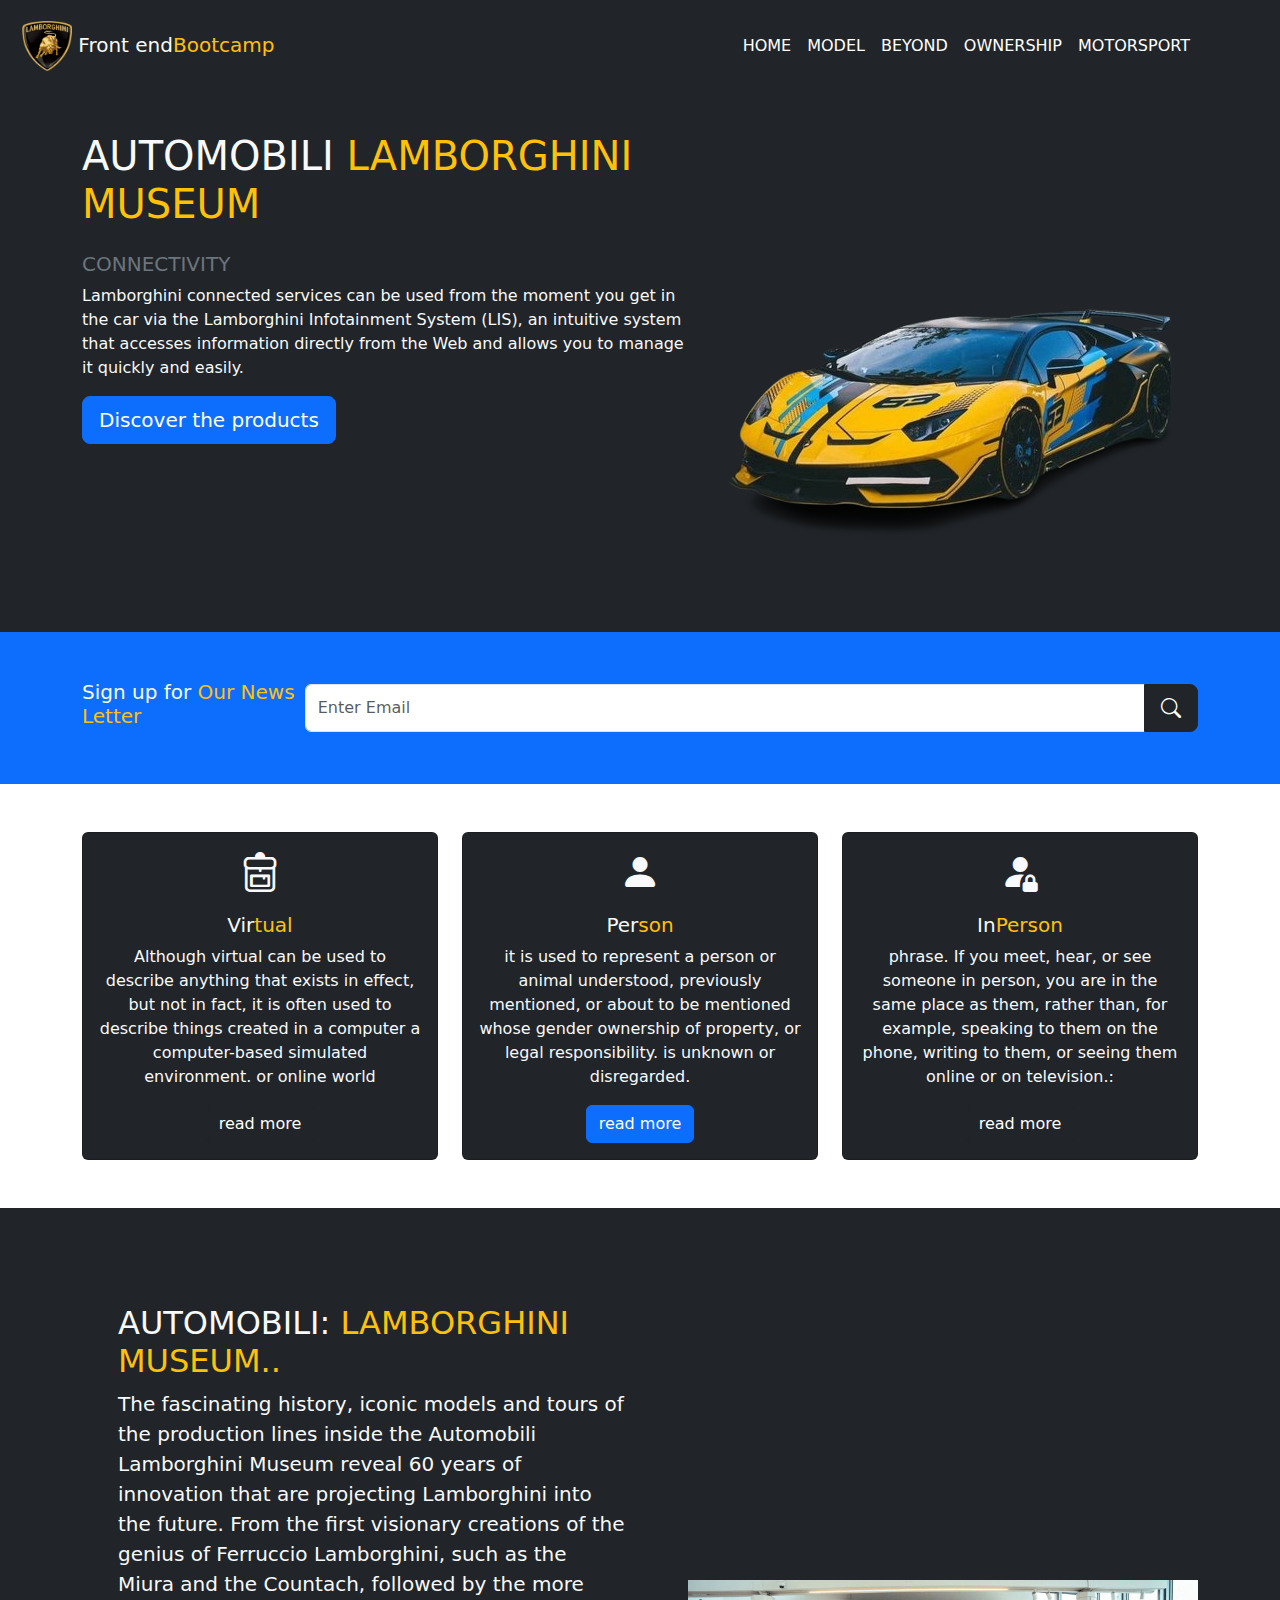
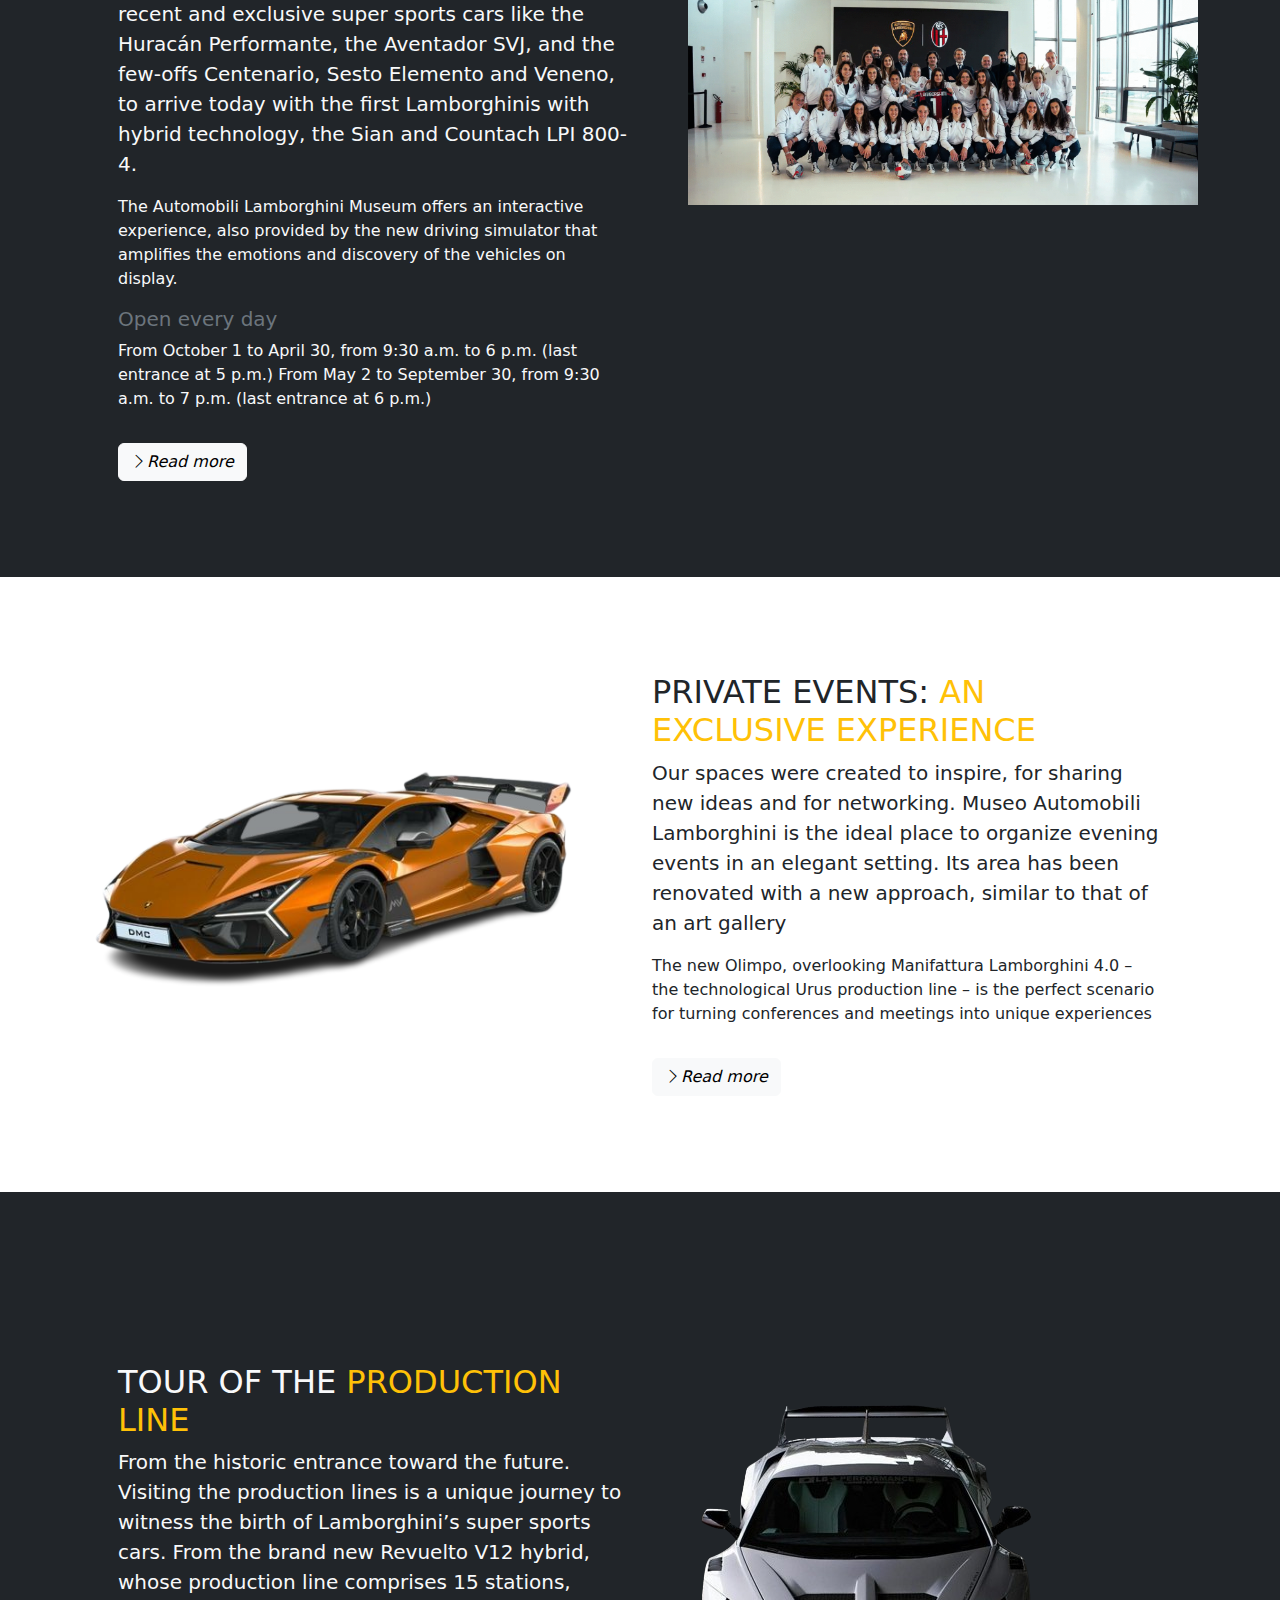
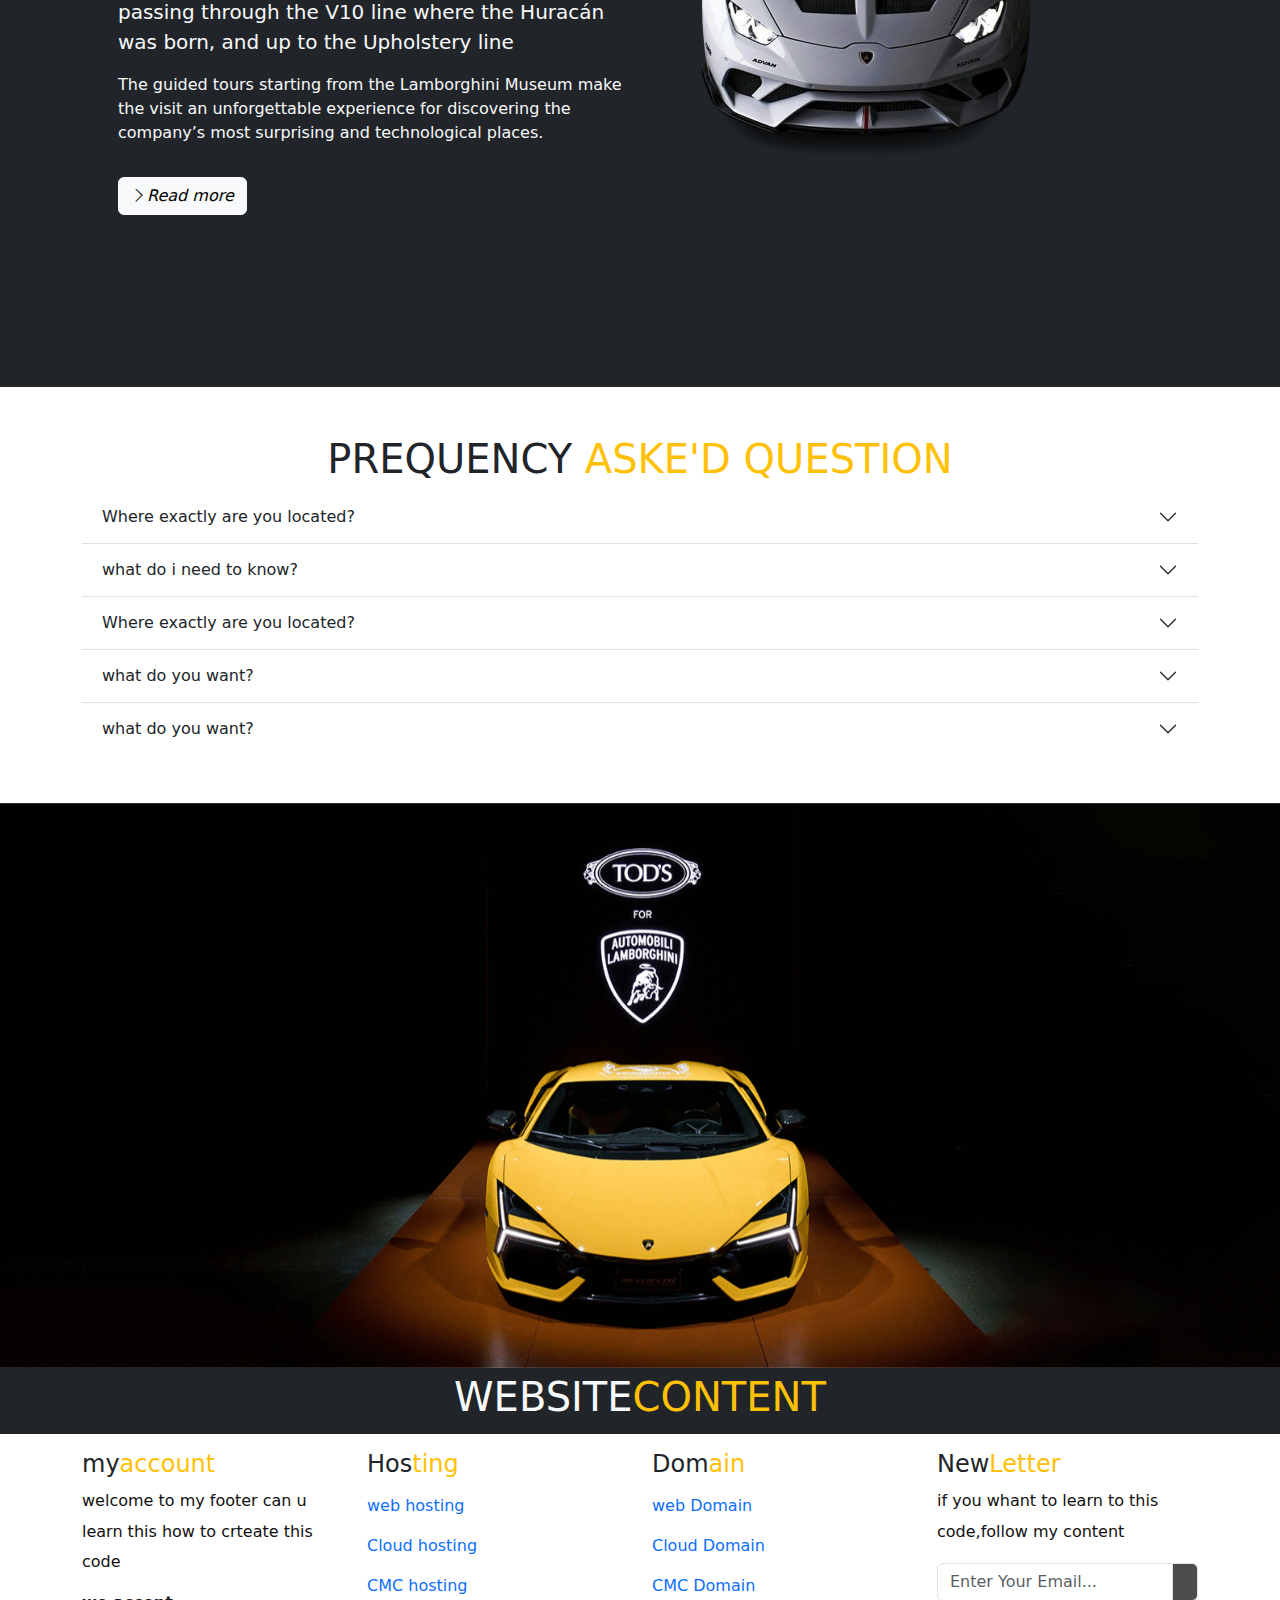
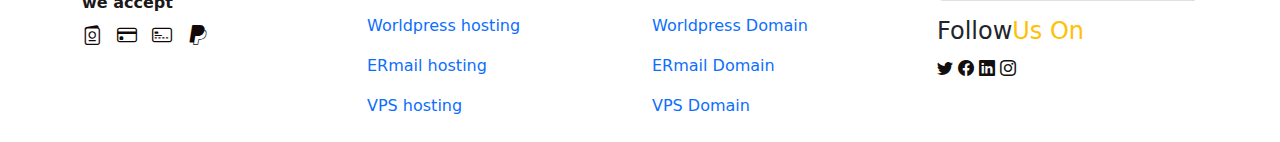
<file: index.html>
<!DOCTYPE html>
<html lang="en">
<head>
    <meta charset="UTF-8">
    <meta name="viewport" content="width=device-width, initial-scale=1.0">
    <link href="https://cdn.jsdelivr.net/npm/bootstrap@5.3.3/dist/css/bootstrap.min.css" 
    rel="stylesheet" integrity="sha384-QWTKZyjpPEjISv5WaRU9OFeRpok6YctnYmDr5pNlyT2bRjXh0JMhjY6hW+ALEwIH" crossorigin="anonymous">
    <link rel="stylesheet" href="https://cdn.jsdelivr.net/npm/bootstrap-icons@1.11.3/font/bootstrap-icons.min.css">
    <link href="bootcamp.css"rel="stylesheet">
    <link href="#"rel="stylesheet">
    <title>Frontend bootcamp</title>
    
</head>
<body>

    <!-- navbar -->

    <nav class="navbar navbar-expand-lg bg-dark navbar-dark fixed-top p-3">
        <div class="container">
            <a href="#" class="navbar-brand text-white">
                <img src="logo-removebg-preview.png" alt="" style="width:50px; height:50px; margin-left:-60px;">
                <span class="text-light">Front end</span><span class="text-warning">Bootcamp</span></a>
            <button class="navbar-toggler" type="button" data-bs-toggle="collapse" data-bs-target="#navmenu">
                <span class="navbar-toggler-icon"></span>
            </button>

            <div class="collapse navbar-collapse" id="navmenu"> 
                <ul class="navbar-nav ms-auto"> 
                    <li class="nav-item">
                        <a href="#learn" class="nav-link text-white">HOME</a>
                    </li>
                    <li class="nav-item">
                        <a href="bootstrapContacts-Owner.html" class="nav-link text-white">MODEL</a>
                    </li>
                    <li class="nav-item">
                        <a href="bootstrapBeyound-2.html" class="nav-link text-white">BEYOND</a>
                    </li>
                    <li class="nav-item">
                        <a href="bootstrap.html" class="nav-link text-white">OWNERSHIP</a>
                    </li>
                    <li class="nav-item">
                        <a href="bootstrapMotorsports.html" class="nav-link text-white">MOTORSPORT</a>
                    </li>
                </ul>
            </div>
        </div>
    </nav>

     <!-- Showcase -->
    <section class="bg-dark text-light p-1 p-lg-0 pt-lg-5 text-center text-sm-start ">
        <div class="container">
            <div class="d-sm-flex mt-4">
                <div>
                    <h1>AUTOMOBILI  <span class="text-warning">LAMBORGHINI MUSEUM</span></h1>
                    <p class="lead my-4">
                        <h5 class="text-secondary"> CONNECTIVITY</h5>
                        Lamborghini connected services can be used from the moment
                         you get in the car via the Lamborghini Infotainment System (LIS),
                         an intuitive system that accesses information directly from the Web 
                         and allows you to manage it quickly and easily.</p>
                    <button class="btn btn-primary btn-lg" data-bs-toggle="modal"
                    data-bs-target="#enroll">Discover the products</button>
                </div>
                <img class="img-fluid w-50 d-none d-sm-block" src="Main-removebg-preview.png" alt="">
            </div>
        </div>
    </section>

    <!-- Newsletter -->

    <section class="bg-primary text-light p-5">
        <div class="container">
            <div class="d-md-flex justify-content-between align-items-center">
                <h5>Sign up for  <span class="text-warning">Our News Letter</span></h5>
                
                <div class="input-group news-input">
                    <input 
                    type="text"
                    class="form-control"
                    placeholder="Enter Email"/>

                    <button 
                    class="btn btn-dark btn-lg" 
                    type="button"><i class="bi bi-search"></i></button>
                </div>
            </div>
        </div>
    </section>

    <!-- Boxes -->

    <section class="p-5">
        <div class="container">
            <div class="row text-center g-4">
                <div class="col-md">
                    <div class="card bg-dark text-light">
                        <div class="card-body text-center">
                            <div class="h1 mb-3">
                                <i class="bi bi-backpack4"></i>
                           </div>
                           <h5>Vir<span class="text-warning">tual</span></h5>
                           <p class="card-text">
                            Although virtual can be used to describe anything that exists in effect,
                             but not in fact, it is often used to describe things created in a computer
                             a computer-based simulated environment.
                              or online world
                           </p>
                           <a href="#" class="btn btn-dark">read more</a>
                        </div>
                    </div>
                </div>
                <div class="col-md"><div class="col-md">
                    <div class="card bg-dark text-light">
                        <div class="card-body text-center">
                            <div class="h1 mb-3">
                                <i class="bi bi-person-fill"></i>
                           </div>
                           <h5>Per<span class="text-warning">son</span></h5>
                           <p class="card-text">
                            it is used to represent a person or animal understood, 
                            previously mentioned, or about to be mentioned whose gender 
                            ownership of property, or legal responsibility.
                            is unknown or disregarded.
                           </p>
                           <a href="#" class="btn btn-primary">read more</a>
                        </div>
                    </div>
                </div>
            </div>
                <div class="col-md"><div class="col-md">
                    <div class="card bg-dark text-light">
                        <div class="card-body text-center">
                            <div class="h1 mb-3">
                                <i class="bi bi-person-fill-lock"></i>
                           </div>
                           <h5>In<span class="text-warning">Person</span></h5>
                           <p class="card-text">
                            phrase. If you meet, hear, or see someone in person,
                             you are in the same place as them, rather than, for example,
                              speaking to them on the phone, writing to them, or seeing them
                               online or on television.:
                           </p>
                           <a href="#" class="btn btn-dark">read more</a>
                        </div>
                    </div>
                </div>
            </div>
            </div>
        </div>
    </section>

    <!-- learn section -->

    <section id="learn" class="p-5 bg-dark text-light">
        <div class="container">
            <div class="row align-items-center justify-content-between">
                <div class="col-md p-5">
                    <h2>AUTOMOBILI:  <span class="text-warning">LAMBORGHINI MUSEUM..</span></h2>
                    <p class="lead">
                        The fascinating history, iconic models and tours of the production lines inside the Automobili 
                        Lamborghini Museum reveal 60 years of innovation that are projecting Lamborghini into the future.
                        From the first visionary creations of the genius of Ferruccio Lamborghini, such as the Miura and 
                        the Countach, followed by the more recent and exclusive super sports cars like the Huracán Performante,
                         the Aventador SVJ, and the few-offs Centenario, Sesto Elemento and Veneno, to arrive today with the first
                         Lamborghinis with hybrid technology, the Sian and Countach LPI 800-4.
                    </p>
                    <p>
                        The Automobili Lamborghini Museum offers an interactive experience, also provided by the new driving simulator 
                        that amplifies the emotions and discovery of the vehicles on display.
                        <h5 class="text-secondary"> Open every day</h5>
                       
                        From October 1 to April 30, from 9:30 a.m. to 6 p.m. (last entrance at 5 p.m.)
                        From May 2 to September 30, from 9:30 a.m. to 7 p.m. (last entrance at 6 p.m.)


                    </p>
                    <a href="#" class="btn btn-light mt-3">
                        <i class="bi bi-chevron-right">Read more</i>
                    </a>
                </div>
                <div class="col-md">
                    <img src="received.gif" class="img-fluid" alt="">
                </div>
            </div>
        </div>
    </section>
    
    <section id="learn" class="p-5">
        <div class="container">
            <div class="row align-items-center justify-content-between">
                <div class="col-md">
                    <img src="Car-removebg-preview.png" class="img-fluid" alt="">
                </div>
                <div class="col-md p-5">
                    <h2>PRIVATE EVENTS:  <span class="text-warning">AN EXCLUSIVE EXPERIENCE</span></h2>
                    <p class="lead">
                        Our spaces were created to inspire, for sharing new ideas and for networking.
                        Museo Automobili Lamborghini is the ideal place to organize evening events in
                         an elegant setting. Its area has been renovated with a new approach, similar to that of an art gallery
                    </p>
                    <p>
                        The new Olimpo, overlooking Manifattura Lamborghini 4.0 – the technological Urus production line 
                        – is the perfect scenario for turning conferences and meetings into unique experiences
                    </p>
                    <a href="#" class="btn btn-light mt-3">
                        <i class="bi bi-chevron-right">Read more</i>
                    </a>
                </div>
            </div>
        </div>
    </section>

    <section id="learn" class="p-5 bg-dark text-light">
        <div class="container">
            <div class="row align-items-center justify-content-between">
                <div class="col-md p-5">
                    <h2>TOUR OF THE <span class="text-warning">PRODUCTION LINE</span></h2>
                    <p class="lead">
                        From the historic entrance toward the future. Visiting the production 
                        lines is a unique journey to witness the birth of Lamborghini’s super sports cars.
                        From the brand new Revuelto V12 hybrid, whose production line comprises 15 stations, 
                        passing through the V10 line where the Huracán was born, and up to the Upholstery line
                    </p>
                    <p>
                        The guided tours starting from the Lamborghini Museum make the visit an unforgettable 
                        experience for discovering the company’s most surprising and technological places.
                    </p>
                    <a href="#" class="btn btn-light mt-3">
                        <i class="bi bi-chevron-right">Read more</i>
                    </a>
                </div>
                <div class="col-md">
                    <img src="Sportcars2.png" class="img-fluid" alt="">
                </div>
            </div>
        </div>
    </section>

    <!-- question accodion-->

    <section id="questions" class="p-5 text-center">
        <div class=" container">
            <h1>PREQUENCY  <span class="text-warning">ASKE'D QUESTION</span></h1>

            <div class="accordion accordion-flush" id="Questions">
                <div class="accordion-item">
                  <h2 class="accordion-header">
                    <button 
                    class="accordion-button collapsed" 
                    type="button"
                     data-bs-toggle="collapse" 
                     data-bs-target="#question-one">
                      Where exactly are you located?
                    </button>
                  </h2>
                  <div 
                  id="question-one" 
                  class="accordion-collapse collapse"
                  data-bs-parent="#accordionFlushExample">

                    <div class="accordion-body">
                        Placeholder content for this accordion, which is intended to demonstrate the
                         <code>.accordion-flush</code> class. This is the first item's accordion body.</div>
                  </div>
                </div>
                <div class="accordion-item">
                    <h2 class="accordion-header">
                      <button 
                      class="accordion-button collapsed" 
                      type="button"
                       data-bs-toggle="collapse" 
                       data-bs-target="#question-two">
                        what do i need to know?
                      </button>
                    </h2>
                    <div 
                    id="question-two" 
                    class="accordion-collapse collapse"
                    data-bs-parent="#accordionFlushExample">
  
                      <div class="accordion-body">
                          Placeholder content for this accordion, which is intended to demonstrate the
                           <code>.accordion-flush</code> class. This is the first item's accordion body.</div>
                    </div>
                  </div>
                <div class="accordion-item">
                    <h2 class="accordion-header">
                      <button 
                      class="accordion-button collapsed" 
                      type="button"
                       data-bs-toggle="collapse" 
                       data-bs-target="#question-tree">
                        Where exactly are you located?
                      </button>
                    </h2>
                    <div 
                    id="question-tree" 
                    class="accordion-collapse collapse"
                    data-bs-parent="#accordionFlushExample">
  
                      <div class="accordion-body">
                          Placeholder content for this accordion, which is intended to demonstrate the
                           <code>.accordion-flush</code> class. This is the first item's accordion body.</div>
                    </div>
                  </div>
                <div class="accordion-item">
                    <h2 class="accordion-header">
                      <button 
                      class="accordion-button collapsed" 
                      type="button"
                       data-bs-toggle="collapse" 
                       data-bs-target="#question-four">
                        what do you want?
                      </button>
                    </h2>
                    <div 
                    id="question-four" 
                    class="accordion-collapse collapse"
                    data-bs-parent="#accordionFlushExample">
  
                      <div class="accordion-body">
                          Placeholder content for this accordion, which is intended to demonstrate the
                           <code>.accordion-flush</code> class. This is the first item's accordion body.
                        </div>
                    </div>
                  </div>
                  <div class="accordion-item">
                    <h2 class="accordion-header">
                      <button 
                      class="accordion-button collapsed" 
                      type="button"
                       data-bs-toggle="collapse" 
                       data-bs-target="#question-five">
                        what do you want?
                      </button>
                    </h2>
                    <div 
                    id="question-five" 
                    class="accordion-collapse collapse"
                    data-bs-parent="#accordionFlushExample">
                      <div class="accordion-body">
                          Placeholder content for this accordion, which is intended to demonstrate the
                           <code>.accordion-flush</code> class. This is the first item's accordion body.
                        </div>
                    </div>
                  </div>

              </div>
        </div>
    </section>

    

        <!-- modal -->
    <div class="modal fade" id="enroll"
     tabindex="-1" 
     aria-labelledby="enrollLabel"
      aria-hidden="true">
        <div class="modal-dialog">
          <div class="modal-content">
            <div class="modal-header">
              <h5 class="modal-title" id="exampleModalLabel">Modal title</h5>
              <button type="button" class="btn-close" data-bs-dismiss="modal" aria-label="Close"></button>
            </div>
            <div class="modal-body">
            <p class="lead">fill out this form and will get back to you</p>
            <form>
                <div class="md-3">
                    <label for="first-name" class="col-form-label">
                        First Name:
                    </label>
                    <input type="text" class="form-control" id="first-name">
                </div>

                <div class="md-3">
                    <label for="last-name" class="col-form-label">
                        Last Name:
                    </label>
                    <input type="text" class="form-control" id="last-name">
                </div>

                <div class="md-3">
                    <label for="email" class="col-form-label">
                        Email:
                    </label>
                    <input type="email" class="form-control" id="email">
                </div>
                <div class="md-3">
                    <label for="phone" class="col-form-label">
                        phone:
                    </label>
                    <input type="tel" class="form-control" id="phone">
                </div>
            </form>

            </div>
            <div class="modal-footer">
              <button type="button" 
              class="btn btn-secondary"
               data-bs-dismiss="modal">Close</button>
              <button type="button" class="btn btn-primary">Submit</button>
            </div>
          </div>
        </div>
      </div>

      <!-- corousel -->

      <div id="carouselExampleSlidesOnly" class="carousel slide" data-bs-ride="carousel">
        <div class="carousel-inner">
          <div class="carousel-item active">
            <img src="Sportcars.gif" class="d-block w-100" alt="...">
          </div>
          <div class="carousel-item">
            <img src="Sportcars.gif" class="d-block w-100" alt="...">
          </div>
          <div class="carousel-item">
            <img src="Sportcars.gif" class="d-block w-100" alt="...">
          </div>
        </div>
      </div>


      <!-- FOOTER -->

      <div class="content bg-dark text-light p-lg-0 mb-3">
        <div class="container">
            <div class="single-content">
                <h1>WEBSITE<span class="text-warning">CONTENT</span></h1>
            </div>
        </div>
      </div>

      <footer>
        <div class="container">
            <div class="row">
                <div class="col-lg-3 col-sm-6">
                    <div class="single-box">
                        <h4>my<span class="text-warning">account</span></h4>
                        <p>welcome to my footer can u learn this how to crteate this code</p>
                        <h3>we accept</h3>
                        <div class="card-area">
                            <i class="bi bi-passport"></i>
                            <i class="bi bi-credit-card"></i>
                            <i class="bi bi-credit-card-2-front "></i>
                            <i class="bi bi-paypal"></i>
                        </div>
                    </div>
                </div>
                    <div class="col-lg-3 col-sm-6">
                        <div class="single-box">
                            <h4>Hos<span class="text-warning">ting</span></h4>
                            <ul>
                               <li><a href="#">web hosting</a></li>
                               <li><a href="#">Cloud hosting</a></li>
                               <li><a href="#">CMC hosting</a></li>
                               <li><a href="#">Worldpress hosting</a></li>
                               <li><a href="#">ERmail hosting</a></li>
                               <li><a href="#">VPS hosting</a></li>
                            </ul>
                        </div>
                    </div>

                    <div class="col-lg-3 col-sm-6">
                        <div class="single-box">
                            <h4>Dom<span class="text-warning">ain</span></h4>
                            <ul>
                               <li><a href="#">web Domain</a></li>
                               <li><a href="#">Cloud Domain</a></li>
                               <li><a href="#">CMC Domain</a></li>
                               <li><a href="#">Worldpress Domain</a></li>
                               <li><a href="#">ERmail Domain</a></li>
                               <li><a href="#">VPS Domain</a></li>
                            </ul>
                        </div>
                    </div>

                    <div class="col-lg-3 col-sm-6">
                        <div class="single-box">
                            <h4>New<span class="text-warning">Letter</span></h4>
                            <p>if you whant to learn to this code,follow my content</p>
                            <div class="input-group mb-3">
                                <input type="text" class="form-control" placeholder="Enter Your Email..." 
                                aria-label="Recipient's username" aria-describedby="basic-addon2">
                                <span class="input-group-text" id="basic-addon2"> 
                                    <i class="fa fa-long-arrow-right"></i></span>
                            </div>
                            <h4>Follow<span class="text-warning">Us On</span></h4>
                            <p class="socials">
                                <i class="bi bi-twitter"></i>
                                <i class="bi bi-facebook"></i>
                                <i class="bi bi-linkedin"></i>
                                <i class="bi bi-instagram "></i>
                            </p>
                        </div>
                    </div>
            </div>
        </div>
    </footer>

    <!-- link for script -->

    <script src="https://cdn.jsdelivr.net/npm/bootstrap@5.3.3/dist/js/bootstrap.min.js" 
    integrity="sha384-0pUGZvbkm6XF6gxjEnlmuGrJXVbNuzT9qBBavbLwCsOGabYfZo0T0to5eqruptLy" crossorigin="anonymous"></script>
</body>
</html>
</file>
<file: bootcamp.css>
/* html css */
@media(min-width:768px)and(max-width:991px){
    .news-input{
        width:50%
    }
}
body::before{
    display: block;
    content: '';
    height: 60px;
}

/* footer css */
.footer{
   color: rgb(18, 3, 3);
    padding: 85px;
}
.single-content{
    padding:5px 0;
    text-align: center;
}

.single-box p{
    color: rgb(18, 15, 15);
    line-height: 1.9;
}
.single-box h3{
    font-size: 16px;
    font-weight: 700;
    color: rgb(27, 25, 25);
}
.single-box .card-area i{
    color: rgb(19, 8, 8);
    font-size: 20px;
    margin-right: 10px;

}
.single-box ul{
    list-style: none;
    padding: 0;
}
.single-box ul li a{
    text-decoration: none;
    columns: rgb(14, 14, 14);
    line-height: 2.5;
    font-weight: 100;
}
.single-box h2{
    color: rgb(23, 22, 22);
    font-size: 20px;
    font-weight: 700;

}
#basic-addon2{
    background: rgb(78, 75, 75);
    color: white;

}
.social i{
    font-size: 18px;
    margin-right: 15px;
}

@media(main-width: 767px){
    .single-box{
        margin-bottom: 50px;
    }
}
@media(main-width: 767px){
    .single-box{
        margin-bottom: 50px;
    }
}

.navbar-nav .nav-link {
    position: relative;
    transition: color 0.1s; /* Transition effect for smooth color change */
  }

  .navbar-nav .nav-link::before {
    content: '';
    position: absolute;
    bottom: -2px;
    left: 0;
    width: 0;
    height: 2px;
    background-color: yellow; /* Line color */
    transition: width 0.3s; /* Transition effect for smooth width change */
  }

  .navbar-nav .nav-link:hover::before {
    width: 100%; /* Expand the line width on hover */
  }
</file>
